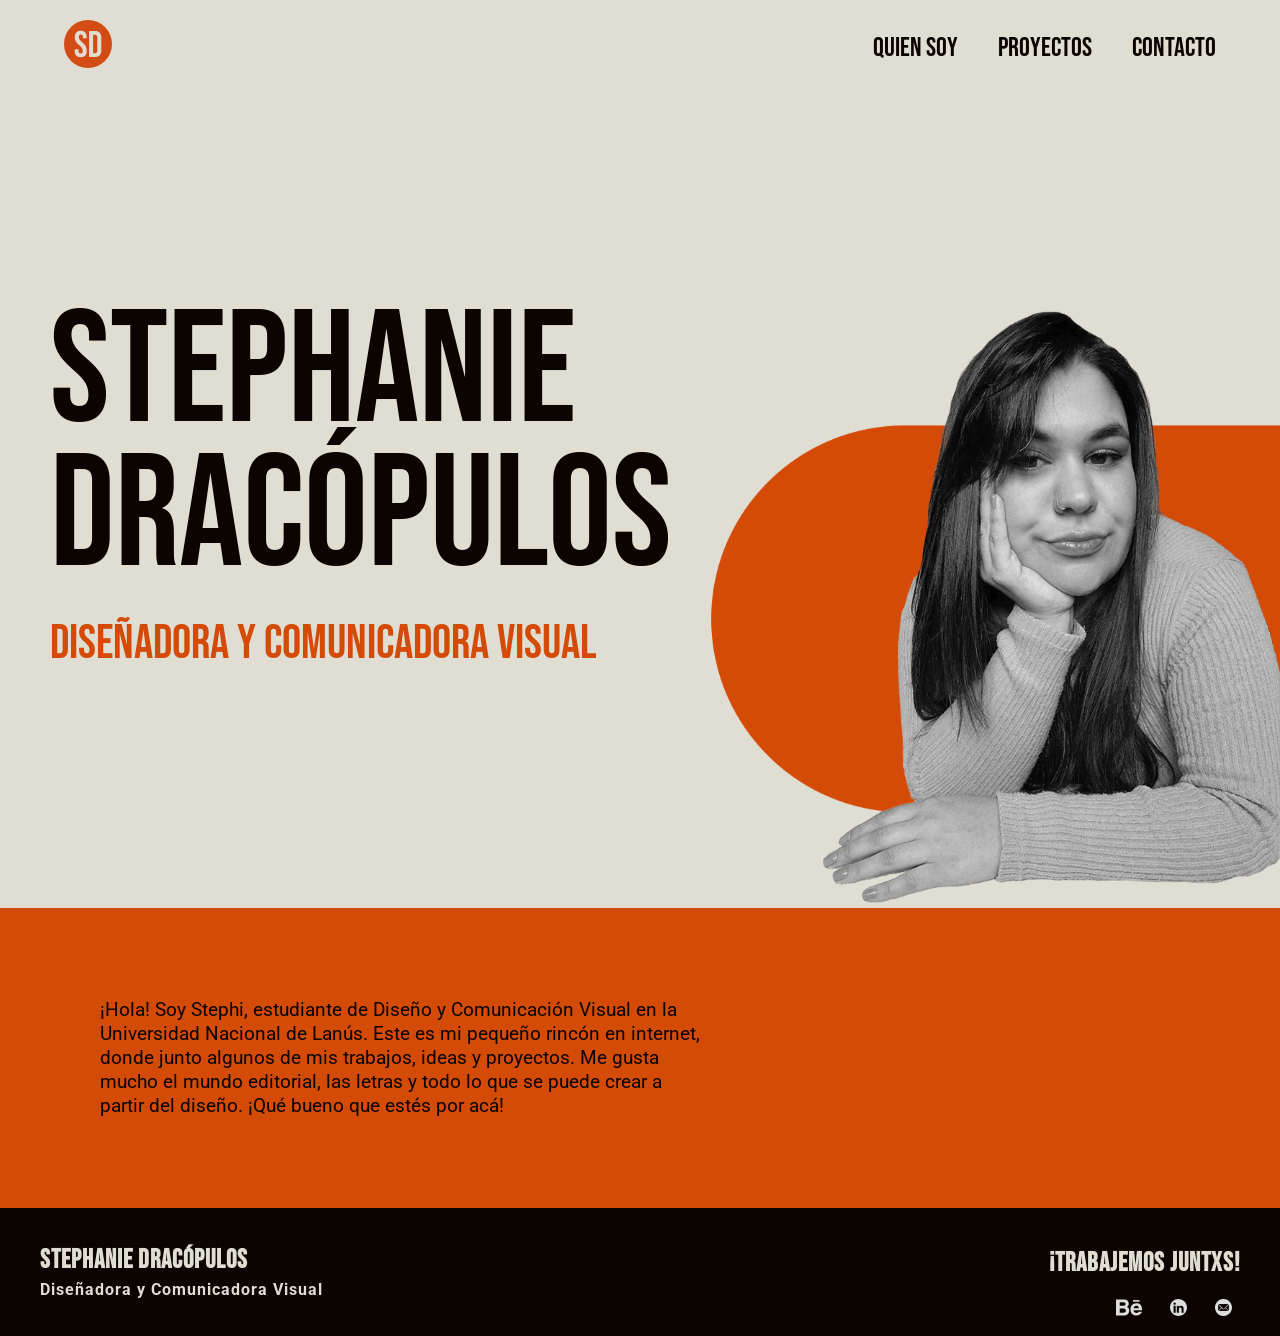
<file: index.html>
<!DOCTYPE html>
<html>

<head>
    <meta charset="utf-8" />
    <title>Tp 3 Dracópulos</title>
    <link rel="stylesheet" href="estilos.css">
    <link rel="icon" type="image/x-icon" href="img/favicon.svg">
    <style>
        @import url('https://fonts.googleapis.com/css2?family=Bebas+Neue&family=Roboto:ital,wght@0,100..900;1,100..900&display=swap');
    </style>

</head>

<body>

    <header>
        <nav>
            <a href="#inicio" class="logo">
                <img src="img/img.logo.svg" alt="Logo sd" width="48" height="48">
            </a>
            <div class="menu" id="mobile-menu">
                <a href="quiensoy.html">quien soy</a>
                <a href="proyectos.html">proyectos</a>
                <a href="contacto.html">contacto</a>
            </div>
        </nav>

        <div class="portada">
            <div class="texto-portada">
                <h1>Stephanie Dracópulos</h1>
                <h2>Diseñadora y Comunicadora Visual</h2>
            </div>
            <img src="img/img.perfil.png" alt="foto de perfil" width="700" height="auto">
        </div>
    </header>

    <main>
        <section id="introduccion">
            <p>¡Hola! Soy Stephi, estudiante de Diseño y Comunicación Visual en la Universidad Nacional de Lanús. Este
                es mi
                pequeño rincón en internet, donde junto algunos de mis trabajos, ideas y proyectos. Me gusta mucho el
                mundo editorial, las letras y todo lo que se puede crear a partir del diseño. ¡Qué bueno que estés por
                acá! </p>
                <div class="video">
                    <video src="video/video.proyecto.mp4" autoplay loop muted playsinline class="inspiration-video"></video>
                </div>
            </div>
        </section>
    </main>

        <footer>
            <div class="footer-info">
                <h3>Stephanie Dracópulos</h3>
                <h4>Diseñadora y Comunicadora Visual</h4>
            </div>

            <div class="footer-contacto">
                <h3>¡Trabajemos juntxs!</h3>
                <ul>
                    <li>
                        <img src="img/img.behance.svg" alt="icono de behance" width="26" height="17">
                        <a href="https://www.behance.net/stephaniedracopulos"></a>
                    </li>
                    <li>
                        <img src="img/img.linkedin.svg" alt="icono de linkedin" width="17" height="17">
                        <a href="https://www.linkedin.com/in/stephanie-dracopulos-heyboer/"></a>
                    </li>
                    <li>
                        <img src="img/img.correo.svg" alt="icono de correo electrónico" width="17" height="17">
                        <a class="email" href="mailto:sdracopulos@gmail.com"></a>
                    </li>
                </ul>
            </div>

        </footer>
</body>

</html>
</file>
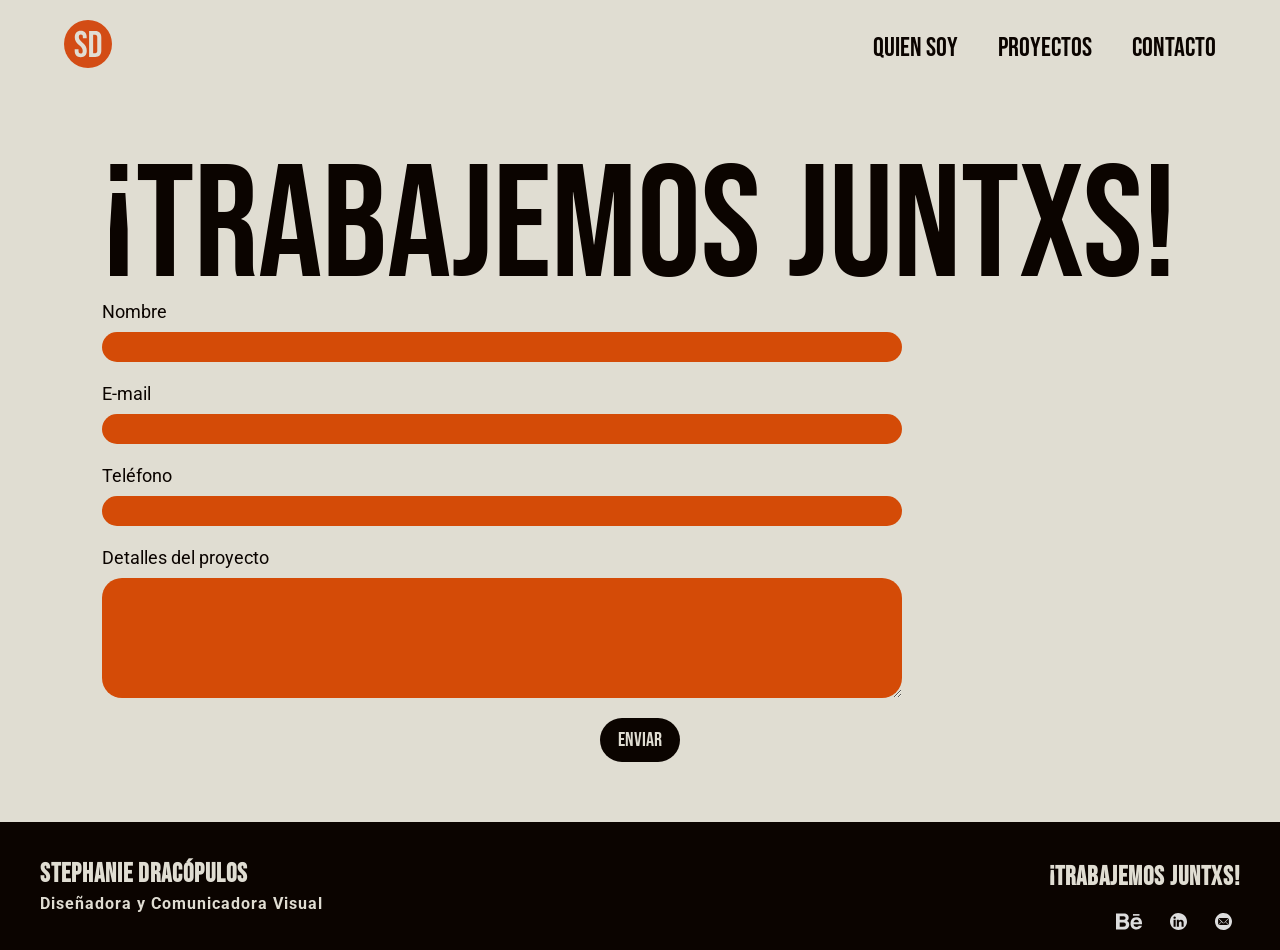
<file: contacto.html>
<!DOCTYPE html>
<html>

<head>
    <meta charset="utf-8" />
    <title>Tp 3 Dracópulos</title>
    <link rel="stylesheet" href="estilos.css">
    <link rel="icon" type="image/x-icon" href="img/favicon.svg">
    <style>
        @import url('https://fonts.googleapis.com/css2?family=Bebas+Neue&family=Roboto:ital,wght@0,100..900;1,100..900&display=swap');
    </style>

</head>

<body>

    <header>
        <nav>
            <a href="#inicio" class="logo">
                <img src="img/img.logo.svg" alt="Logo sd" width="48" height="48">
            </a>
            <div class="menu" id="mobile-menu">
                <a href="quiensoy.html">quien soy</a>
                <a href="proyectos.html">proyectos</a>
                <a href="contacto.html">contacto</a>
            </div>
        </nav>
    </header>

    <main class="contacto">
        <h1>¡Trabajemos juntxs!</h1>

        <form class="formulario-contacto">

            <div>
                <label for="nombre">Nombre</label>
                <input type="text" id="nombre" name="nombre">
            </div>

            <div>
                <label for="email">E-mail</label>
                <input type="email" id="email" name="email">
            </div>

            <div>
                <label for="telefono">Teléfono</label>
                <input type="tel" id="telefono" name="telefono">
            </div>

            <div>
                <label for="detalles">Detalles del proyecto</label>
                <textarea id="detalles" name="detalles"></textarea>
            </div>

            <button type="submit">ENVIAR</button>

        </form>
    </main>


    <footer>
        <div class="footer-info">
            <h3>Stephanie Dracópulos</h3>
            <h4>Diseñadora y Comunicadora Visual</h4>
        </div>

        <div class="footer-contacto">
            <h3>¡Trabajemos juntxs!</h3>
            <ul>
                <li>
                    <img src="img/img.behance.svg" alt="icono de behance" width="26" height="17">
                    <a href="https://www.behance.net/stephaniedracopulos"></a>
                </li>
                <li>
                    <img src="img/img.linkedin.svg" alt="icono de linkedin" width="17" height="17">
                    <a href="https://www.linkedin.com/in/stephanie-dracopulos-heyboer/"></a>
                </li>
                <li>
                    <img src="img/img.correo.svg" alt="icono de correo electrónico" width="17" height="17">
                    <a class="email" href="mailto:sdracopulos@gmail.com"></a>
                </li>
            </ul>
        </div>

    </footer>
</body>

</html>
</file>
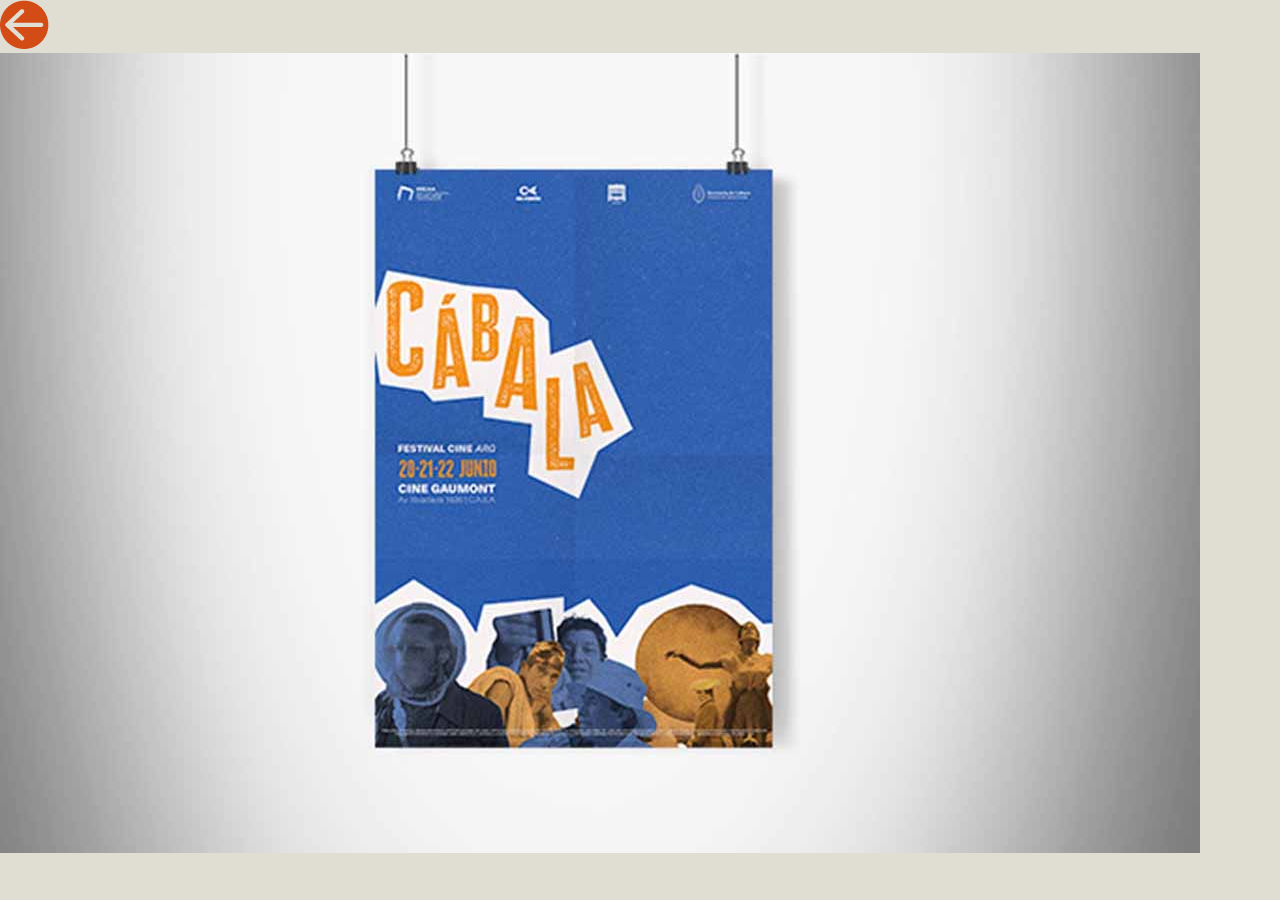
<file: img.cabala.jpg.html>
<!DOCTYPE html>
<html>

<head>
    <meta charset="utf-8" />
    <title>Tp 3 Dracópulos</title>
    <link rel="stylesheet" href="estilos.css">
    <link rel="icon" type="image/x-icon" href="img/favicon.svg">
    <style>
        @import url('https://fonts.googleapis.com/css2?family=Bebas+Neue&family=Roboto:ital,wght@0,100..900;1,100..900&display=swap');
    </style>
</head>

<header>
    <a href="proyectos.html">
        <img src="img/flecha.atras.png" alt="volver-atras" width="49" height="49">
    </a>
</header>

<body>
    <main>
        <img src="img/img.cabala.jpg" alt="proyecto-cabala" width="1200" height="800">
    </main>

</body>

</html>
</file>
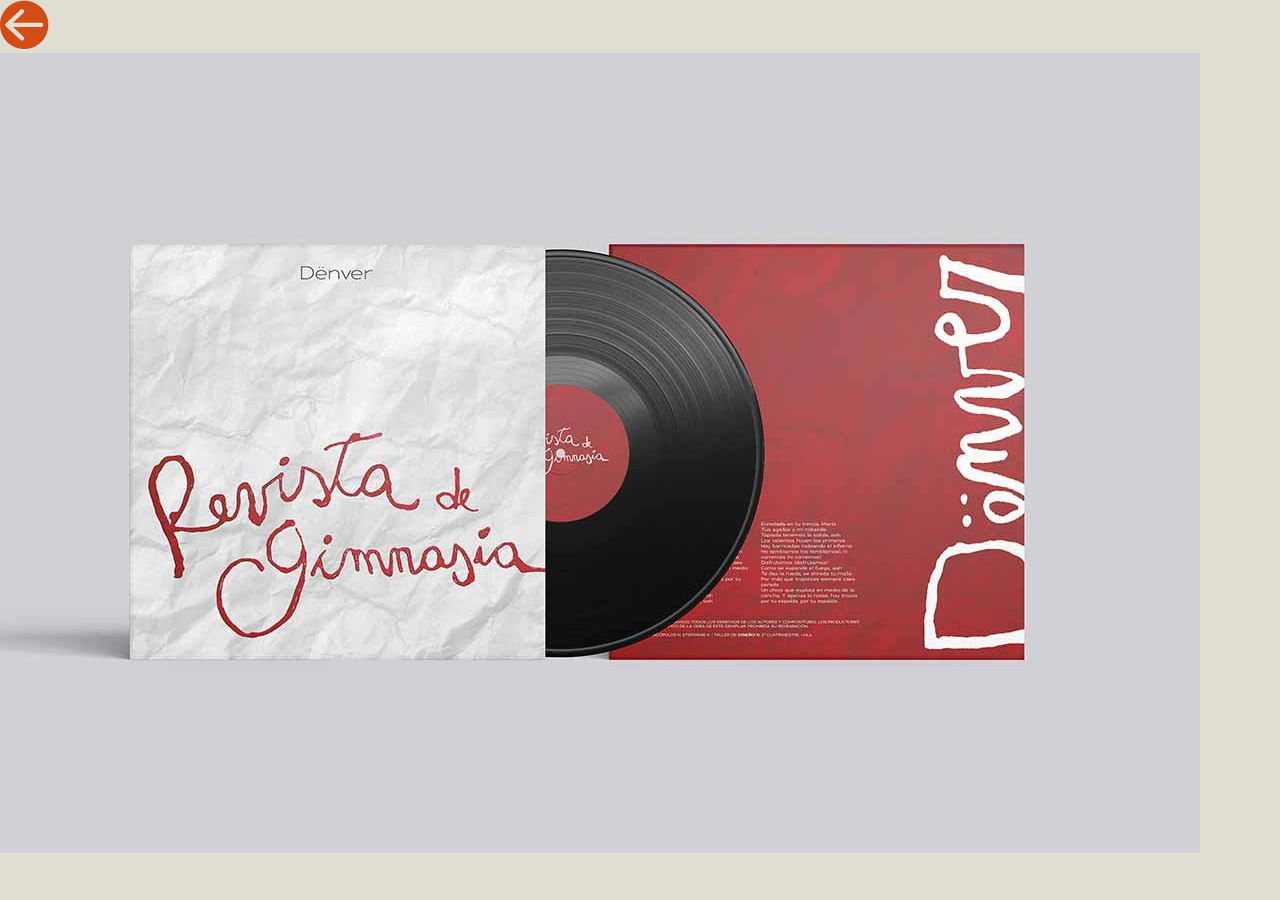
<file: img.disco.jpg.html>
<!DOCTYPE html>
<html>

<head>
    <meta charset="utf-8" />
    <title>Tp 3 Dracópulos</title>
    <link rel="stylesheet" href="estilos.css">
    <link rel="icon" type="image/x-icon" href="img/favicon.svg">
    <style>
        @import url('https://fonts.googleapis.com/css2?family=Bebas+Neue&family=Roboto:ital,wght@0,100..900;1,100..900&display=swap');
    </style>
</head>

<header>
    <a href="proyectos.html">
        <img src="img/flecha.atras.png" alt="volver-atras" width="49" height="49">
    </a>
</header>

<body>
    <main>
        <img src="img/img.disco.jpg" alt="disco-denver" width="1200" height="800">
    </main>

</body>

</html>
</file>
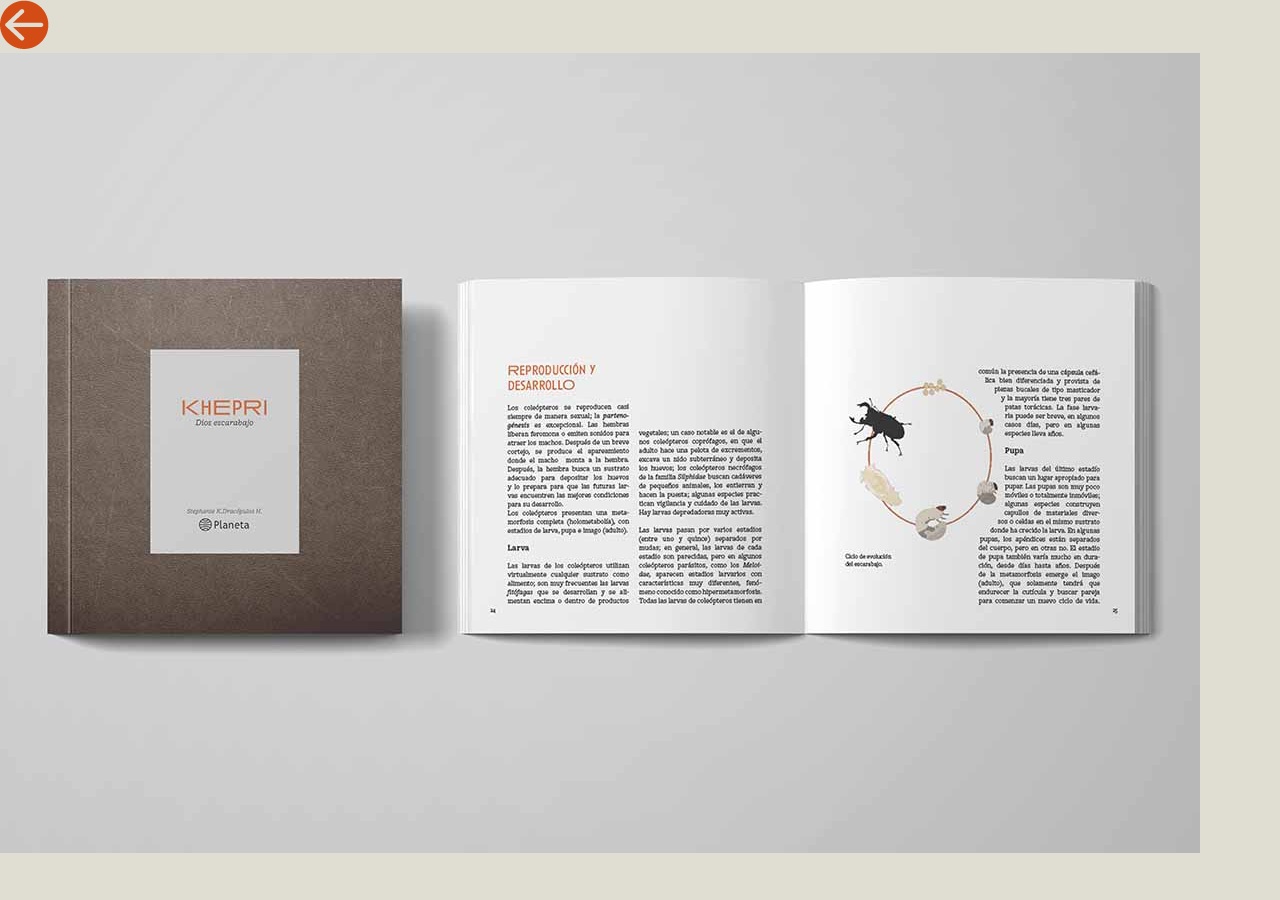
<file: img.libro.jpg.html>
<!DOCTYPE html>
<html>

<head>
    <meta charset="utf-8" />
    <title>Tp 3 Dracópulos</title>
    <link rel="stylesheet" href="estilos.css">
    <link rel="icon" type="image/x-icon" href="img/favicon.svg">
    <style>
        @import url('https://fonts.googleapis.com/css2?family=Bebas+Neue&family=Roboto:ital,wght@0,100..900;1,100..900&display=swap');
    </style>
</head>

<header>
    <a href="proyectos.html">
        <img src="img/flecha.atras.png" alt="volver-atras" width="49" height="49">
    </a>
</header>

<body>
    <main>
        <img src="img/img.libro.jpg" alt="libro-khepri" width="1200" height="800">
    </main>

</body>

</html>
</file>
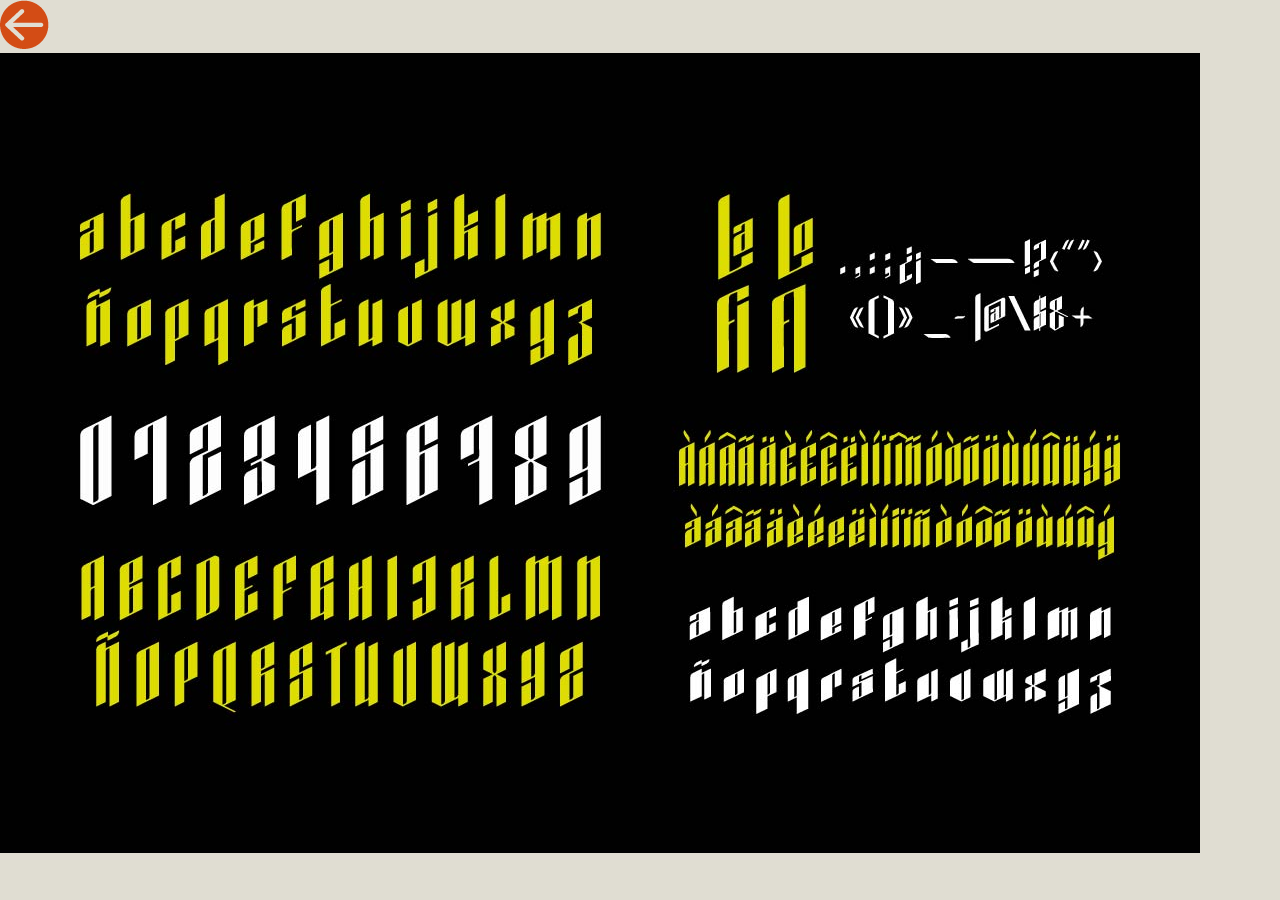
<file: img.nitronox.jpg.html>
<!DOCTYPE html>
<html>

<head>
    <meta charset="utf-8" />
    <title>Tp 3 Dracópulos</title>
    <link rel="stylesheet" href="estilos.css">
    <link rel="icon" type="image/x-icon" href="img/favicon.svg">
    <style>
        @import url('https://fonts.googleapis.com/css2?family=Bebas+Neue&family=Roboto:ital,wght@0,100..900;1,100..900&display=swap');
    </style>
</head>

<header>
    <a href="proyectos.html">
        <img src="img/flecha.atras.png" alt="volver-atras" width="49" height="49">
    </a>
</header>

<body>
    <main>
        <img src="img/img.nitronox.jpg" alt="proyecto-nitronox" width="1200" height="800">
    </main>

</body>

</html>
</file>
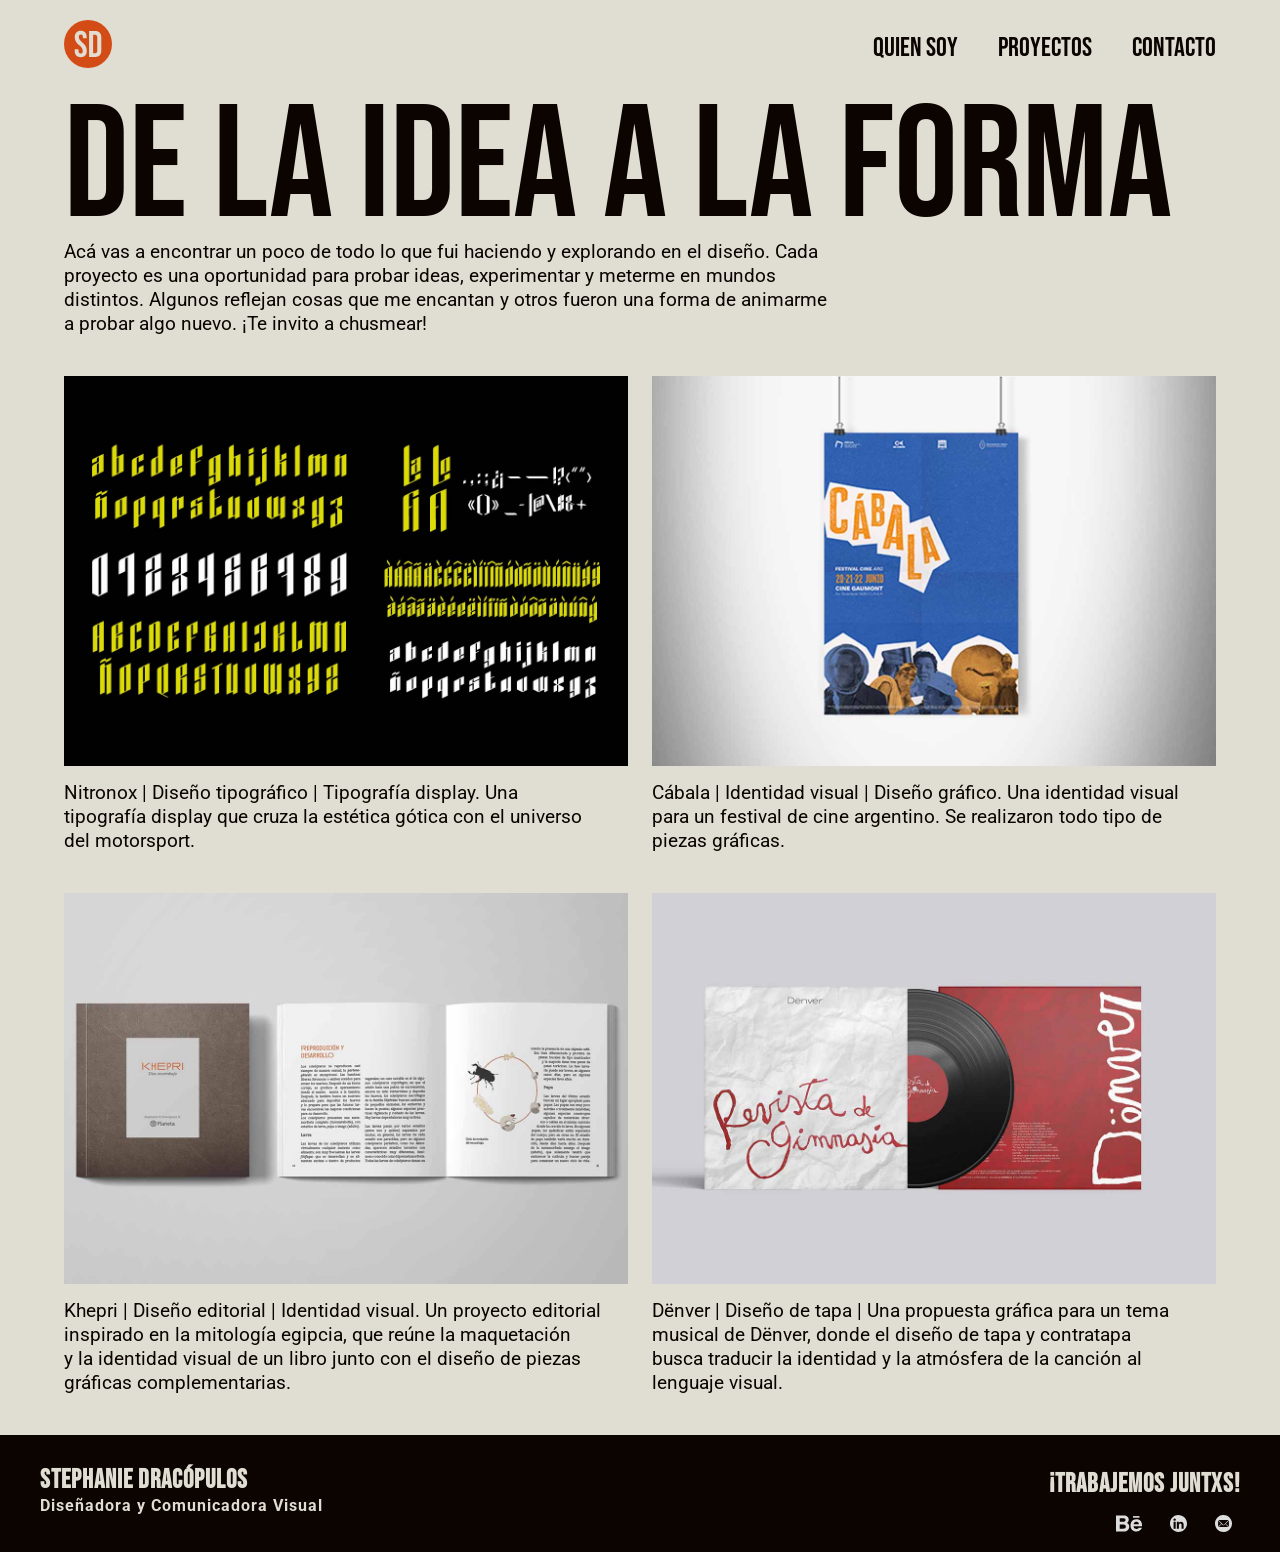
<file: proyectos.html>
<!DOCTYPE html>
<html>

<head>
    <meta charset="utf-8" />
    <title>Tp 3 Dracópulos</title>
    <link rel="stylesheet" href="estilos.css">
    <link rel="icon" type="image/x-icon" href="img/favicon.svg">
    <style>
        @import url('https://fonts.googleapis.com/css2?family=Bebas+Neue&family=Roboto:ital,wght@0,100..900;1,100..900&display=swap');
    </style>

</head>

<body>

    <header>
        <nav>
            <a href="#inicio" class="logo">
                <img src="img/img.logo.svg" alt="Logo sd" width="48" height="48">
            </a>
            <div class="menu" id="mobile-menu">
                <a href="quiensoy.html">quien soy</a>
                <a href="proyectos.html">proyectos</a>
                <a href="contacto.html">contacto</a>
            </div>
        </nav>
    </header>

    <main>
</section>
        <section class="presentacion-proyectos">
            <h1>de la idea a la forma</h1>
            <p>Acá vas a encontrar un poco de todo lo que fui haciendo y explorando en el diseño. Cada proyecto es una
                oportunidad para probar ideas, experimentar y meterme en mundos distintos. Algunos reflejan cosas que me
                encantan y otros fueron una forma de animarme a probar algo nuevo. ¡Te invito a chusmear!</p>
        </section>

        <section class="proyectos">

            <ul class="lista-proyectos">
                <li><ia href="mg.nitronox.jpg.html"></a>
                    <img src="img/img.nitronox.jpg" alt="Proyecto Nitronox" width="643" height="445">
                    <p>Nitronox |
                        Diseño tipográfico | Tipografía display.
                        Una tipografía display que cruza la estética gótica con el universo del motorsport.</p>
                </li>

                <li><a href="img.cabala.jpg.html"></a>
                    <img src="img/img.cabala.jpg" alt="Proyecto Cábala" width="643" height="445">
                    <p>Cábala |
                        Identidad visual | Diseño gráfico.
                        Una identidad visual para un festival de cine argentino. Se realizaron todo tipo de piezas
                        gráficas.
                    </p>   
                </li>

                <li><a href="img.libro.jpg.html"></a>
                    <img src="img/img.libro.jpg" alt="libro-khepri" width="643" height="445">
                    <p>Khepri |
                        Diseño editorial | Identidad visual.
                        Un proyecto editorial inspirado en la mitología egipcia, que reúne la maquetación y la identidad
                        visual de un libro junto con el diseño de piezas gráficas complementarias.
                    </p>
                </li>

                <li><a href="img.disco.jpg.html"></a>
                    <img src="img/img.disco.jpg" alt="disco-denver" width="643" height="445">
                    <p>Dënver |
                        Diseño de tapa |
                        Una propuesta gráfica para un tema musical de Dënver, donde el diseño de tapa y contratapa busca
                        traducir la identidad y la atmósfera de la canción al lenguaje visual.
                    </p>
                </li>
            </ul>
            
        </section>


        <footer>
            <div class="footer-info">
                <h3>Stephanie Dracópulos</h3>
                <h4>Diseñadora y Comunicadora Visual</h4>
            </div>

            <div class="footer-contacto">
                <h3>¡Trabajemos juntxs!</h3>
                <ul>
                    <li>
                        <img src="img/img.behance.svg" alt="icono de behance" width="26" height="17">
                        <a href="https://www.behance.net/stephaniedracopulos"></a>
                    </li>
                    <li>
                        <img src="img/img.linkedin.svg" alt="icono de linkedin" width="17" height="17">
                        <a href="https://www.linkedin.com/in/stephanie-dracopulos-heyboer/"></a>
                    </li>
                    <li>
                        <img src="img/img.correo.svg" alt="icono de correo electrónico" width="17" height="17">
                        <a class="email" href="mailto:sdracopulos@gmail.com"></a>
                    </li>
                </ul>
            </div>

        </footer>
</body>

</html>
</file>
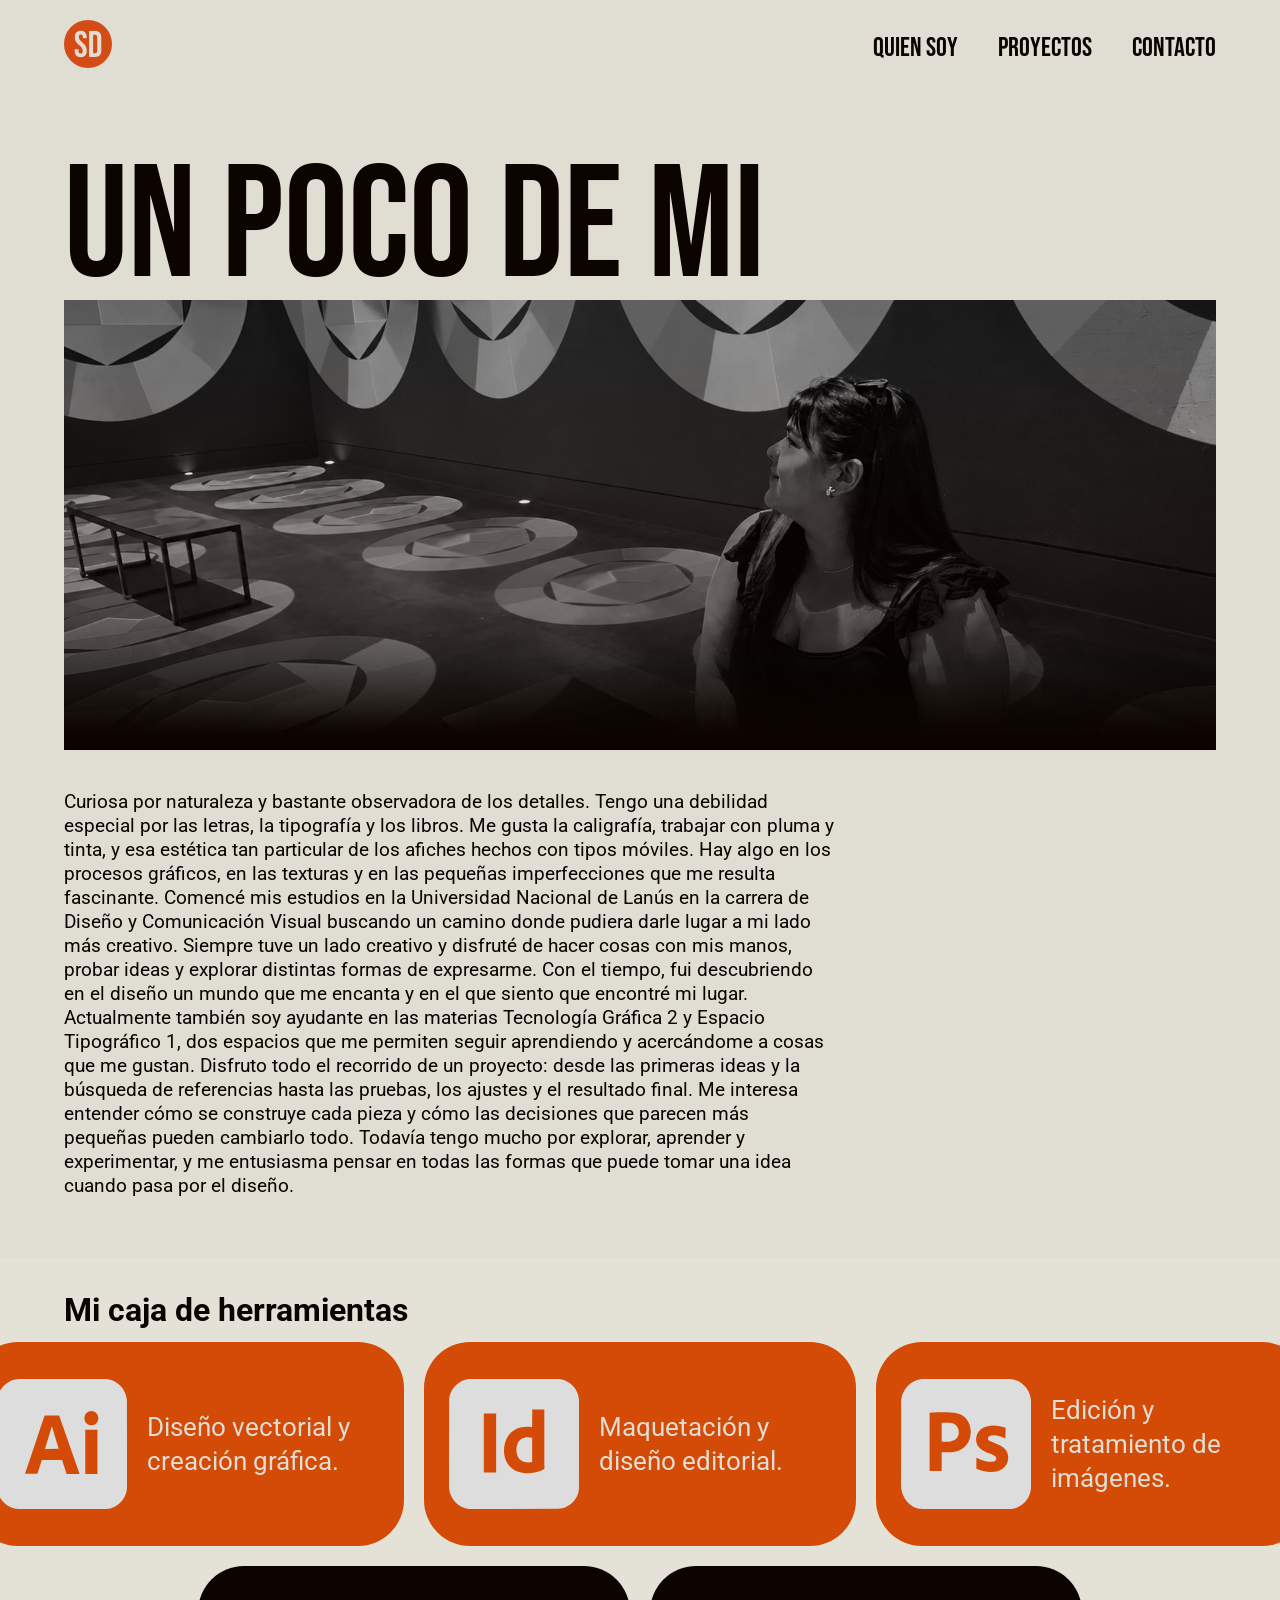
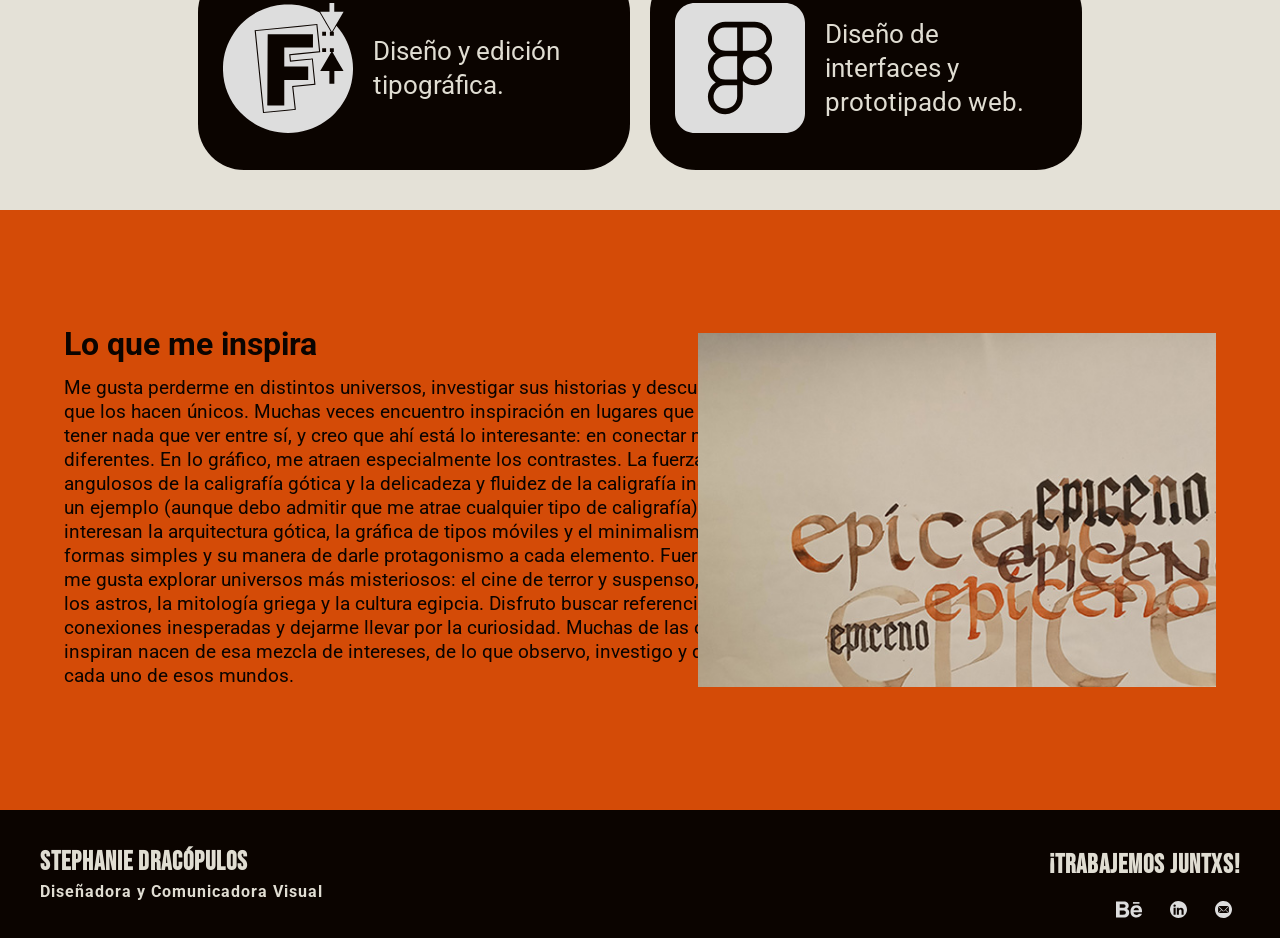
<file: quiensoy.html>
<!DOCTYPE html>
<html>

<head>
    <meta charset="utf-8" />
    <title>Tp 3 Dracópulos</title>
    <link rel="stylesheet" href="estilos.css">
    <link rel="icon" type="image/x-icon" href="img/favicon.svg">
    <style>
        @import url('https://fonts.googleapis.com/css2?family=Bebas+Neue&family=Roboto:ital,wght@0,100..900;1,100..900&display=swap');
    </style>
</head>

<body>
    <header>
        <nav>
            <a href="#inicio" class="logo">
                <img src="img/img.logo.svg" alt="Logo sd" width="48" height="48">
            </a>
            <div class="menu" id="mobile-menu">
                <a href="quiensoy.html">quien soy</a>
                <a href="proyectos.html">proyectos</a>
                <a href="contacto.html">contacto</a>
            </div>
        </nav>
    </header>

    <main>
        <div class="quien-soy">
            <h1>un poco de mi</h1>
            <img src="img/img.sobre-mi.jpg" alt="foto de perfil" width="1920" height="auto">
            <p>Curiosa por naturaleza y bastante observadora de los detalles. Tengo una debilidad especial por las
                letras, la tipografía y los libros. Me gusta la caligrafía, trabajar con pluma y tinta, y esa estética
                tan particular de los afiches hechos con tipos móviles. Hay algo en los procesos gráficos, en las
                texturas y en las pequeñas imperfecciones que me resulta fascinante.

                Comencé mis estudios en la Universidad Nacional de Lanús en la carrera de Diseño y Comunicación Visual
                buscando un camino donde pudiera darle lugar a mi lado más creativo. Siempre tuve un lado creativo y
                disfruté de hacer cosas con mis manos, probar ideas y explorar distintas formas de expresarme. Con el
                tiempo, fui descubriendo en el diseño un mundo que me encanta y en el que siento que encontré mi lugar.
                Actualmente también soy ayudante en las materias Tecnología Gráfica 2 y Espacio Tipográfico 1, dos
                espacios que me permiten seguir aprendiendo y acercándome a cosas que me gustan.

                Disfruto todo el recorrido de un proyecto: desde las primeras ideas y la búsqueda de referencias hasta
                las pruebas, los ajustes y el resultado final. Me interesa entender cómo se construye cada pieza y cómo
                las decisiones que parecen más pequeñas pueden cambiarlo todo.

                Todavía tengo mucho por explorar, aprender y experimentar, y me entusiasma pensar en todas las formas
                que puede tomar una idea cuando pasa por el diseño.
            </p>
        </div>

        <section class="herramientas" id="herramientas">
            <h2>Mi caja de herramientas</h2>

            <ul class="lista-herramientas">
                <li class="herramienta-item">
                    <img src="img/img.ai.svg" alt="illustrator-logo" width="130" height="auto">
                    <p>Diseño vectorial y creación gráfica.</p>
                </li>
                <li class="herramienta-item">
                    <img src="img/img.ps.svg" alt="photoshop-logo" width="130" height="auto">
                    <p>Edición y tratamiento de imágenes.</p>
                </li>

                <li class="herramienta-item">
                    <img src="img/img.id.svg" alt="indesign-logo" width="130" height="auto">
                    <p>Maquetación y diseño editorial.</p>
                </li>

                <li class="herramienta-item">
                    <img src="img/img.fontlab.svg" alt="fontlab-logo" width="130" height="auto">
                    <p>Diseño y edición tipográfica.</p>
                </li>

                <li class="herramienta-item">
                    <img src="img/img.figma.svg" alt="figma-logo" width="130" height="auto">
                    <p>Diseño de interfaces y prototipado web.</p>
                </li>
            </ul>
        </section>

        <article class="inspiracion">
            <div class="inspiracion-texto">
                <h2>Lo que me inspira</h2>
                <p>
                    Me gusta perderme en distintos universos, investigar sus historias y descubrir los detalles que los
                    hacen únicos. Muchas veces encuentro inspiración en lugares que parecen no tener nada que ver entre
                    sí,
                    y creo que ahí está lo interesante: en conectar mundos diferentes.

                    En lo gráfico, me atraen especialmente los contrastes. La fuerza y los trazos angulosos de la
                    caligrafía
                    gótica y la delicadeza y fluidez de la caligrafía inglesa, por dar un ejemplo (aunque debo admitir
                    que
                    me atrae cualquier tipo de caligrafía).También me interesan la arquitectura gótica, la gráfica de
                    tipos
                    móviles y el minimalismo, con sus formas simples y su manera de darle protagonismo a cada elemento.

                    Fuera de lo gráfico, me gusta explorar universos más misteriosos: el cine de terror y suspenso, el
                    esoterismo, los astros, la mitología griega y la cultura egipcia.

                    Disfruto buscar referencias, encontrar conexiones inesperadas y dejarme llevar por la curiosidad.
                    Muchas
                    de las cosas que me inspiran nacen de esa mezcla de intereses, de lo que observo, investigo y
                    descubro
                    en cada uno de esos mundos.
                </p>
            </div>
            <img src="img/img.inspiracion.jpg" alt="composicion" width="554" height="379">

        </article>
    </main>

</body>


<footer>
    <div class="footer-info">
        <h3>Stephanie Dracópulos</h3>
        <h4>Diseñadora y Comunicadora Visual</h4>
    </div>

    <div class="footer-contacto">
        <h3>¡Trabajemos juntxs!</h3>
        <ul>
            <li>
                <img src="img/img.behance.svg" alt="icono de behance" width="26" height="17">
                <a href="https://www.behance.net/stephaniedracopulos"></a>
            </li>
            <li>
                <img src="img/img.linkedin.svg" alt="icono de linkedin" width="17" height="17">
                <a href="https://www.linkedin.com/in/stephanie-dracopulos-heyboer/"></a>
            </li>
            <li>
                <img src="img/img.correo.svg" alt="icono de correo electrónico" width="17" height="17">
                <a class="email" href="mailto:sdracopulos@gmail.com"></a>
            </li>
        </ul>
    </div>

</footer>
</body>

</html>
</file>
<file: estilos.css>
/* configuraciones generales*/

@charset "utf-8";

* {
    font-family: "Roboto", sans-serif;
    padding: 0;
    margin: 0;
    list-style: none;
    text-decoration: none;
    box-sizing: border-box;
}

/* portada y estructura */

body {
    width: 100%;
    min-height: 100vh;
    background-color: #e0ddd2;
}

header {
    height: auto;
    display: flex;
    flex-direction: column;
}

nav {
    display: flex;
    justify-content: space-between;
    align-items: center;
    width: 100%;
    padding: 20px 5%;
    box-sizing: border-box;
    gap: 25px;
}

.menu {
    display: flex;
    gap: 2.5rem;
    align-items: center;
}

nav a {
    font-family: "Bebas Neue", sans-serif;
    color: #0b0400;
    font-size: 1.7rem;
    text-decoration: none;
}

.portada {
    position: relative;
    width: 100%;
    min-height: calc(100vh - 88px);
    display: flex;
    justify-content: space-between;
    align-items: center;
    padding: 0;
    margin: 0;
}

.texto-portada {
    display: flex;
    flex-direction: column;
    gap: 15px;
    max-width: 55%;
    padding-left: 50px;
}

.texto-portada h2 {
    font-family: "Bebas Neue", sans-serif;
    font-size: 3rem;
    color: #d44b07;
    font-weight: 400;
    line-height: 5rem;
}

.portada img {
    max-width: 45%;
    height: auto;
    margin-right: 0;
    align-self: flex-end;
}

/* Tipografía y estilos de texto */

h1 {
    font-family: "Bebas Neue", sans-serif;
    color: #0b0400;
    text-align: left;
    font-size: 10rem;
    font-style: normal;
    font-weight: 400;
    line-height: 9rem;
}

h2 {
    font-family: "Roboto", sans-serif;
    color: #0b0400;
    text-align: left;
    font-size: 2rem;
    font-style: normal;
    font-weight: 700;
    line-height: 1.5rem;
    margin-bottom: 20px;
}

p {
    font-family: "Roboto", sans-serif;
    color: #0b0400;
    font-size: 1.2rem;
    font-style: normal;
    line-height: 1.5rem;
    font-weight: 400;
    width: 770px;
    box-sizing: border-box;
    text-wrap: pretty;
    margin: 0;
}

@media (max-width: 768px) {
    header {
        height: auto;
        min-height: 100vh;
    }

    .portada {
        flex-direction: column-reverse;
        justify-content: center;
        align-items: center;
        text-align: center;
        padding: 40px 20px;
        gap: 30px;
    }

    .texto-portada {
        max-width: 100%;
        padding-left: 0;
        align-items: center;
    }

    h1 {
        font-size: 4rem;
        line-height: 4rem;
        text-align: center;
    }

    h2 {
        font-size: 1.3rem;
    }

    .portada img {
        max-width: 80%;
        top: 0;
    }
}

main {
    width: 100%;
    text-wrap-style: balance;
    text-align: left;
    line-height: 1.3rem;
}

/* index */

#introduccion {
    display: flex;
    width: 100%;
    height: 300px;
    padding-left: 100px;
    background: #D44B07;
    justify-content: flex-end;
    align-items: center;
    gap: 22px;
    box-sizing: border-box;
}

.video {
    width: 700px;
    height: 300px;
    aspect-ratio: 7/3;
    border-radius: 50px;
}

/* quien soy */

.quien-soy {
    width: 100%;
    display: flex;
    flex-direction: column;
    padding: 60px 5%;
    box-sizing: border-box;
}

.quien-soy img {
    width: 100%;
    height: auto;
    max-height: 550px;
    object-fit: cover;
    margin-bottom: 40px;
}


/* seccion herramientas */

.herramientas {
    background-color: #e4e1d7;
    padding: 40px 5%
}


/* CONTENEDOR DE TARJETAS */
.lista-herramientas {
    width: 100%;
    display: grid;
    grid-template-columns: repeat(3, 432px);
    justify-content: center;
    gap: 20px;

    padding: 0;
    margin: 0;
    list-style: none;
}


/* TARJETAS */
.herramienta-item {
    width: 432px;
    height: 204px;

    border-radius: 46px;
    background-color: #D44B07;

    display: flex;
    align-items: center;
    gap: 20px;

    padding: 25px;
    box-sizing: border-box;
}
/* POSICIÓN DE LAS TARJETAS */

/* Illustrator */
.herramienta-item:nth-child(1) {
    grid-column: 1;
    grid-row: 1;
}

/* InDesign */
.herramienta-item:nth-child(3) {
    grid-column: 2;
    grid-row: 1;
}

/* Photoshop */
.herramienta-item:nth-child(2) {
    grid-column: 3;
    grid-row: 1;
}

/* FontLab */
.herramienta-item:nth-child(4) {
    grid-column: 1 / 3;
    grid-row: 2;
    justify-self: center;
}

/* Figma */
.herramienta-item:nth-child(5) {
    grid-column: 2 / 4;
    grid-row: 2;
    justify-self: center;
}


/* LOGOS */
.herramienta-item img {
    width: 130px;
    height: 130px;
    object-fit: contain;
    flex-shrink: 0;
}


/* DESCRIPCIONES */
.herramienta-item p {
    color: #E0DDD2;
    font-family: "Roboto", sans-serif;
    font-size: 26px;
    font-style: normal;
    font-weight: 400;
    line-height: 34px;
    margin: 0;
}

/* TARJETAS NEGRAS */
.herramienta-item:nth-child(n+4) {
    background-color: #0b0400;
}

/* inspiracion */

.inspiracion {
    width: 100%;
    height: 600px;
    background-color: #d44b07;
    padding: 40px 5%;
    box-sizing: border-box;
    display: flex;
    justify-content: space-between;
    align-items: center;
    gap: 50px;
    flex-shrink: 0;
    align-self: stretch;
}

.inspiracion-texto {
    display: flex;
    flex-direction: column;
    flex: 1;
    min-width: 0;
}

.inspiracion img {
    width: 554px;
    max-width: 45%;
    height: 379px;
    object-fit: contain;
    border-radius: 4px;
    flex-shrink: 0;
}

/* proyectos */

.presentacion-proyectos {
    width: 100%;
    padding: 0 5%;
    box-sizing: border-box;
}

.presentacion-proyectos p {
    max-width: 100%;
}


/* GALERÍA DE PROYECTOS */
.proyectos {
    width: 100%;
    max-width: 100%;
    padding: 40px 5%;
    box-sizing: border-box;
    overflow: hidden;
}

/* GRID */
.lista-proyectos {
    width: 100%;
    max-width: 1346px;
    margin: 0 auto;
    padding: 0;

    display: grid;
    grid-template-columns: repeat(2, minmax(0, 1fr));
    column-gap: 24px;
    row-gap: 40px;

    list-style: none;
}

/* CADA PROYECTO */
.lista-proyectos li {
    min-width: 0;
    display: flex;
    flex-direction: column;
}

/* IMÁGENES */
.lista-proyectos a {
    display: block;
    width: 100%;
}

.lista-proyectos img {
    display: block;
    width: 100%;
    max-width: 643px;
    aspect-ratio: 643 / 445;
    height: auto;
    object-fit: cover;
}

.lista-proyectos p {
    width: 100%;
    max-width: 643px;
    margin-top: 15px;
    overflow-wrap: break-word;
}


/* SECCIÓN CONTACTO */
.contacto {
    width: 100%;
    padding: 60px 8%;
    box-sizing: border-box;
}

/* FORMULARIO */
.formulario-contacto {
    width: 100%;
    display: flex;
    flex-direction: column;
    align-items: flex-start;
    gap: 20px;
}

/* CONTENEDORES DE LOS CAMPOS */
.formulario-contacto div {
    display: flex;
    flex-direction: column;
    gap: 8px;
}

/* ETIQUETAS */
.formulario-contacto label {
    font-family: "Roboto", sans-serif;
    font-size: 18px;
    font-weight: 400;
    line-height: 24px;
    color: #0B0400;
}

/* INPUTS */
.formulario-contacto input {
    width: 800px;
    height: 30px;
    box-sizing: border-box;
    background: #d44b07;
    border: none;
    border-radius: 30px;
    padding: 0 10px;
    outline: none;
}

/* ÁREA DE DETALLES */
.formulario-contacto textarea {
    width: 800px;
    height: 120px;
    box-sizing: border-box;
    background-color: #d44b07;
    border: none;
    border-radius: 20px;
    padding: 10px;
    outline: none;
    resize: vertical;
}

/* BOTÓN ENVIAR */
.formulario-contacto button {
    display: flex;
    width: 80px;
    padding: 10px;
    box-sizing: border-box;
    justify-content: center;
    align-items: center;
    gap: 10px;
    border: none;
    border-radius: 50px;
    background: #0B0400;
    color: #E0DDD2;
    font-family: "Bebas Neue", sans-serif;
    font-size: 20px;
    font-style: normal;
    font-weight: 400;
    line-height: normal;
    cursor: pointer;
    align-self: center;
}


/* footer */

h3 {
    font-family: "Bebas Neue", sans-serif;
    color: #E0DDD2;
    font-size: 1.6rem;
    padding: 20px 0px;
    min-height: 20%;
    letter-spacing: 1px;
}

h4 {
    font-family: "Roboto", sans-serif;
    color: #E0DDD2;
    font-size: 1rem;
    padding: 20px 0px;
    min-height: 20%;
    letter-spacing: 1px;
}

footer {
    display: flex;
    justify-content: space-between;
    align-items: center;
    padding: 20px 40px;
    width: 100%;
    box-sizing: border-box;
    background-color: #0b0400;
}

.footer-info {
    display: flex;
    flex-direction: column;
    gap: 4px;
}

.footer-info h3,
.footer-info h4 {
    padding: 0;
    min-height: auto;
}

.footer-contacto {
    display: flex;
    flex-direction: column;
    align-items: flex-end;
}

.footer-contacto ul {
    display: flex;
    align-items: center;
    gap: 20px;
    list-style: none;
    margin: 0;
}

.footer-contacto li {
    display: flex;
    align-items: center;
    gap: 8px;
}
</file>
